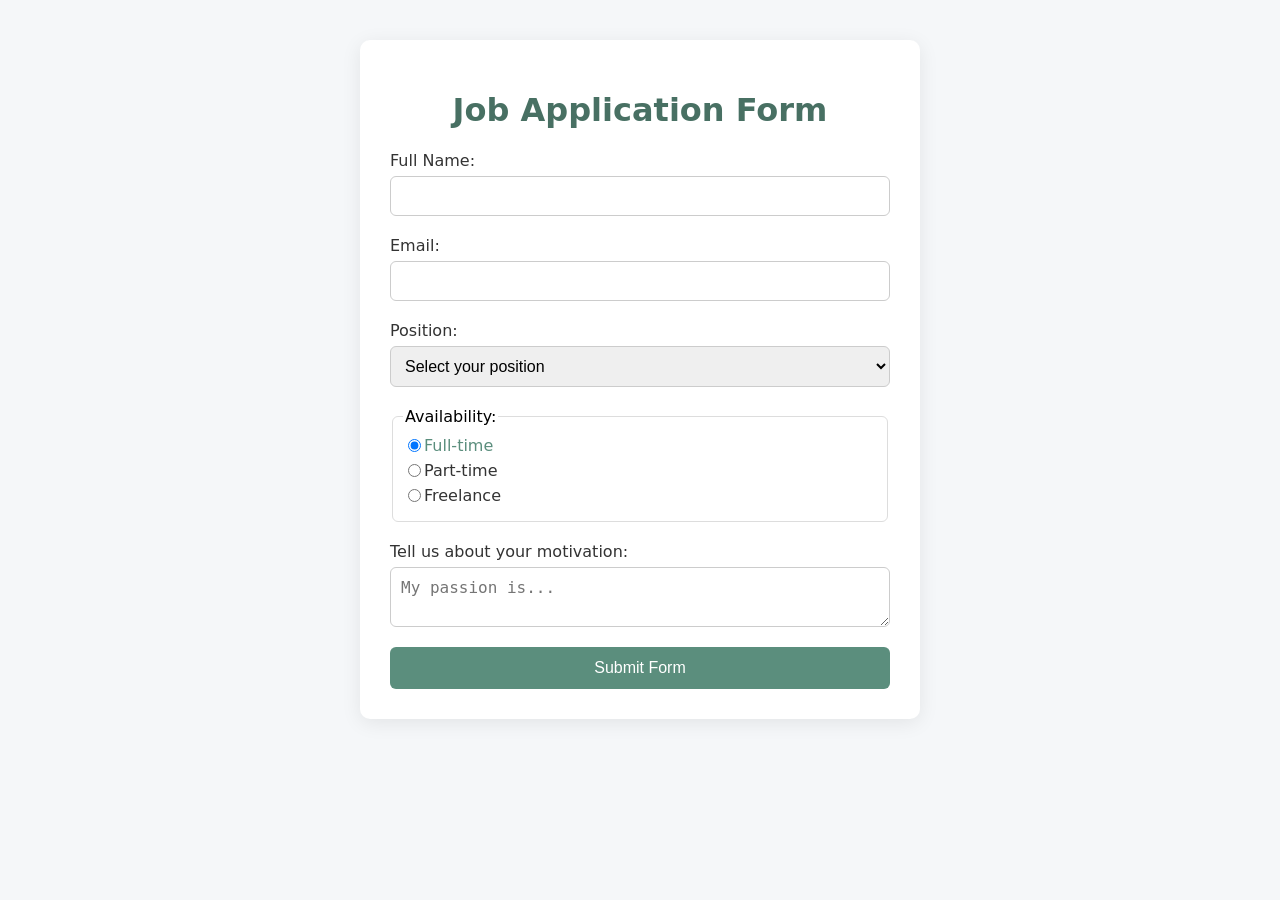
<file: index.html>
<!doctype html>
<html lang="en">
  <head>
    <meta charset="UTF-8" />
    <meta name="viewport" content="width=device-width, initial-scale=1.0" />
    <link rel="stylesheet" href="./styles.css" />
    <title>Job Application Form</title>
  </head>

  <body>
    <main class="form-wrapper">
      <form class="form-card">
        <h1>Job Application Form</h1>

        <div class="form-group">
          <label for="name">Full Name: </label>
          <input type="text" id="name" name="name" required />
          <span class="error-message">Please insert your name.</span>
        </div>

        <div class="form-group">
          <label for="email">Email: </label>
          <input type="email" id="email" name="email" required />
          <span class="error-message">Please insert your Email-address.</span>
        </div>

        <div class="form-group">
          <label for="position">Position: </label>
          <select name="position" id="position" required>
            <option value="" disabled selected>Select your position</option>
            <option value="graphic">Graphic Designer</option>
            <option value="frontend">Frontend Developer</option>
            <option value="ux">UX Designer</option>
          </select>
        </div>

        <fieldset class="radio-group">
          <legend>Availability:</legend>

          <div class="radio-option">
            <input type="radio" id="fulltime" name="availability" checked />
            <label for="fulltime">Full-time</label>
          </div>

          <div class="radio-option">
            <input type="radio" id="parttime" name="availability" />
            <label for="parttime">Part-time</label>
          </div>

          <div class="radio-option">
            <input type="radio" id="freelance" name="availability" />
            <label for="freelance">Freelance</label>
          </div>
        </fieldset>

        <div class="form-group">
          <label for="message">Tell us about your motivation: </label>
          <textarea
            id="message"
            name="message"
            placeholder="My passion is..."
          ></textarea>
        </div>

        <button type="submit">Submit Form</button>
      </form>
    </main>
  </body>
</html>
</file>
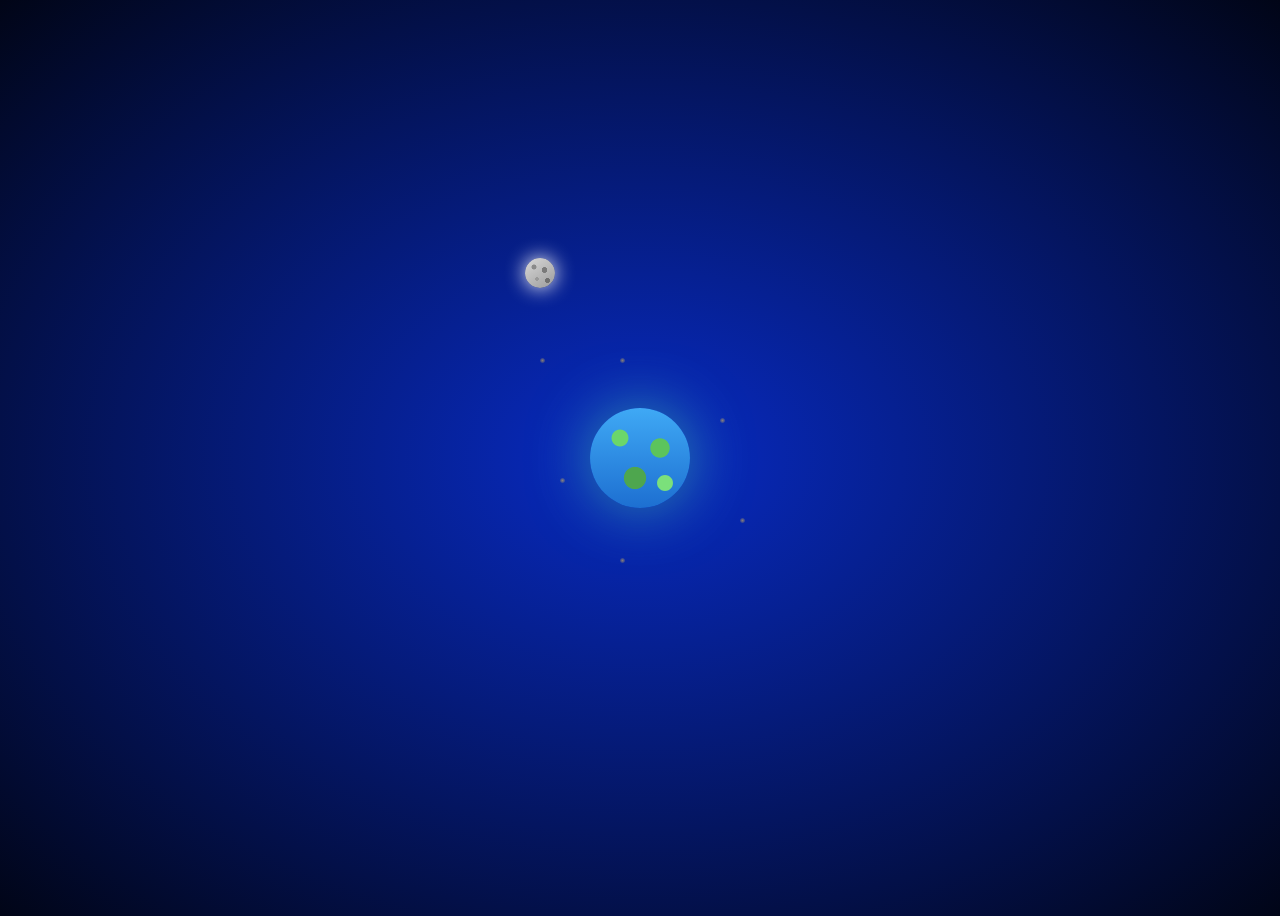
<file: animation/index.html>
<!doctype html>
<html lang="en">
  <head>
    <meta charset="utf-8" />
    <title>Moon Orbit</title>
    <link rel="stylesheet" href="styles.css" />
  </head>

  <body>
    <div class="space">
      <div class="earth"></div>
      <div class="star"></div>
      <div class="star"></div>
      <div class="star"></div>
      <div class="star"></div>
      <div class="star"></div>
      <div class="star"></div>
      <div class="orbit">
        <div class="moon"></div>
      </div>
    </div>
  </body>
</html>
</file>
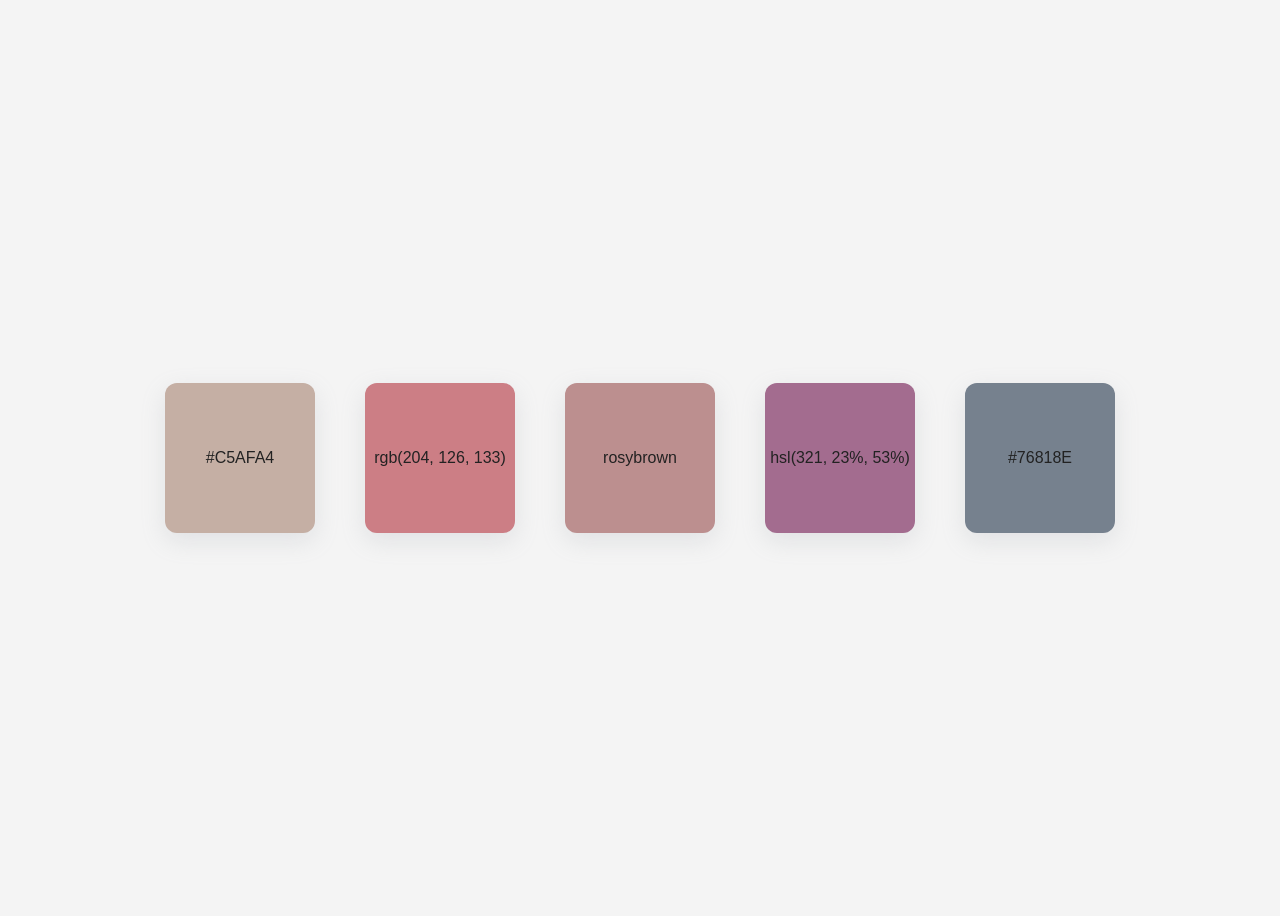
<file: colors/index.html>
<!doctype html>
<html lang="en">
  <head>
    <meta charset="UTF-8" />
    <meta name="viewport" content="width=device-width, initial-scale=1.0" />
    <link rel="stylesheet" href="styles.css" />
    <title>Colored Boxes</title>
  </head>

  <body>
    <div class="color-grid">
      <div class="color-box color1"><span>#C5AFA4</span></div>
      <div class="color-box color2"><span>rgb(204, 126, 133)</span></div>
      <div class="color-box color3"><span>rosybrown</span></div>
      <div class="color-box color4"><span>hsl(321, 23%, 53%)</span></div>
      <div class="color-box color5"><span>#76818E</span></div>
    </div>
  </body>
</html>
</file>
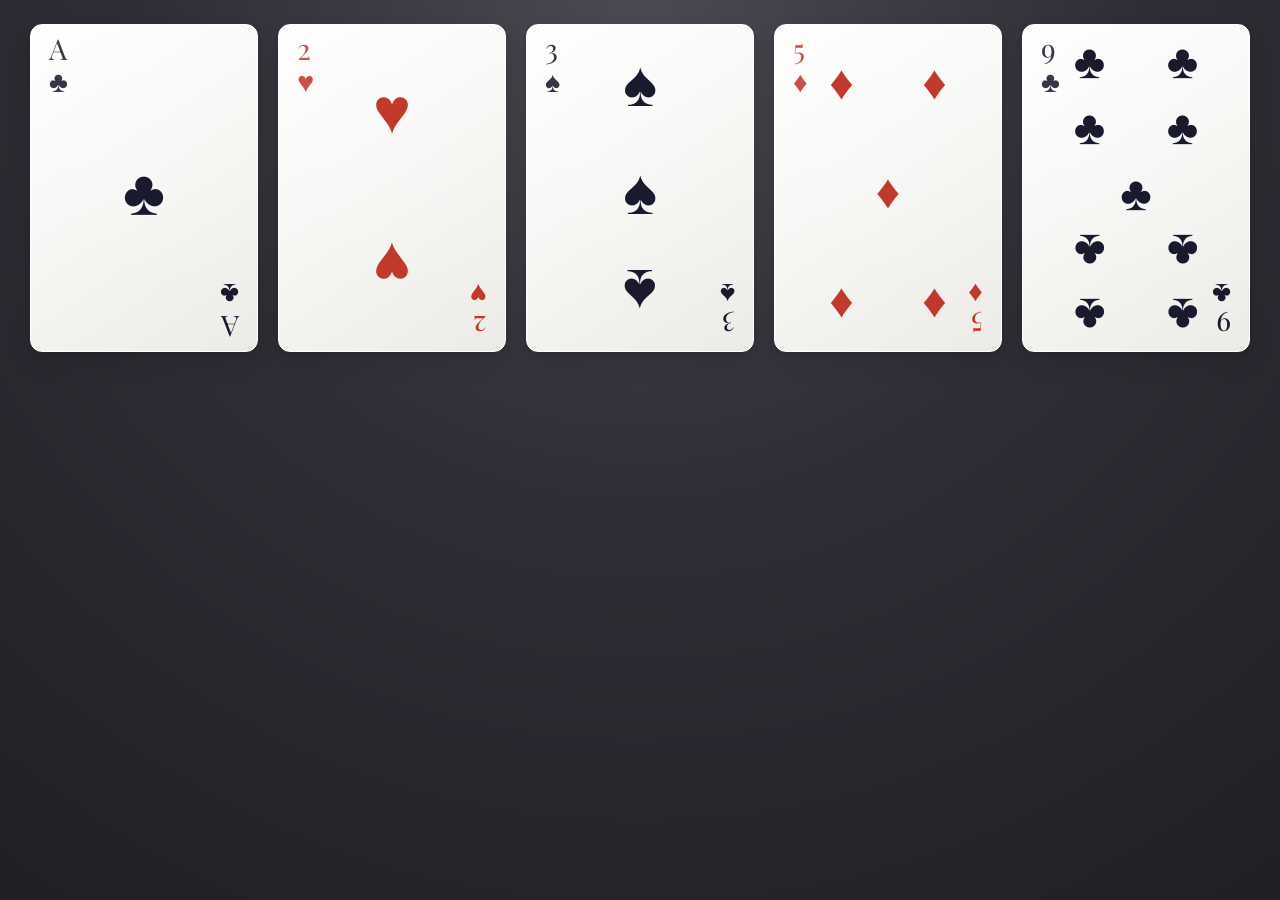
<file: flex-box/playing_cards/index.html>
<!doctype html>
<html lang="en">
  <head>
    <meta charset="UTF-8" />
    <meta name="viewport" content="width=device-width, initial-scale=1.0" />
    <link rel="stylesheet" href="styles.css" />
    <title>Playing Cards</title>
  </head>
  <body>
    <main id="playing-cards">
      <div class="card black">
        <div class="left">
          <span>A</span>
          <span>♣</span>
        </div>
        <div class="middle">♣</div>
        <div class="right">
          <span>A</span>
          <span>♣</span>
        </div>
      </div>

      <div class="card red">
        <div class="left">
          <span>2</span>
          <span>♥</span>
        </div>
        <div class="middle">
          <span>♥</span>
          <span class="flip">♥</span>
        </div>
        <div class="right">
          <span>2</span>
          <span>♥</span>
        </div>
      </div>

      <div class="card black">
        <div class="left">
          <span>3</span>
          <span>♠</span>
        </div>
        <div class="middle">
          <span>♠</span>
          <span>♠</span>
          <span class="flip">♠</span>
        </div>
        <div class="right">
          <span>3</span>
          <span>♠</span>
        </div>
      </div>

      <div class="card red">
        <div class="left">
          <span>5</span>
          <span>♦</span>
        </div>
        <div class="more_cards">
          <span>♦</span>
          <span>♦</span>
          <span class="center">♦</span>
          <span>♦</span>
          <span>♦</span>
        </div>
        <div class="right">
          <span>5</span>
          <span>♦</span>
        </div>
      </div>

      <div class="card black">
        <div class="left">
          <span>9</span>
          <span>♣</span>
        </div>
        <div class="more_cards">
          <span>♣</span>
          <span>♣</span>
          <span>♣</span>
          <span>♣</span>
          <span class="center">♣</span>
          <span class="flip">♣</span>
          <span class="flip">♣</span>
          <span class="flip">♣</span>
          <span class="flip">♣</span>
        </div>
        <div class="right">
          <span>9</span>
          <span>♣</span>
        </div>
      </div>
    </main>
  </body>
</html>
</file>
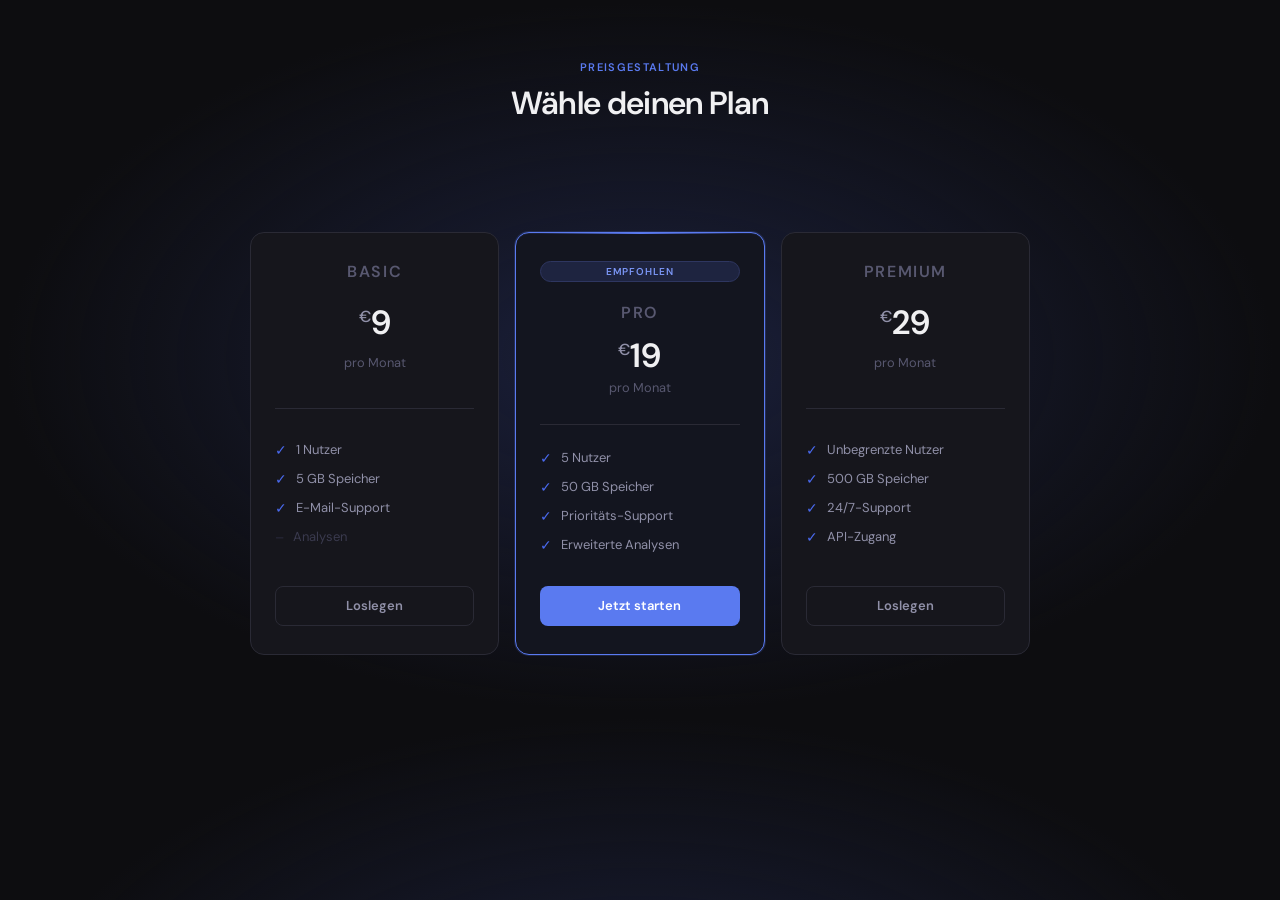
<file: flex-box/pricing-plan/index.html>
<!doctype html>
<html lang="en">
  <head>
    <meta charset="UTF-8" />
    <meta name="viewport" content="width=device-width, initial-scale=1.0" />
    <link rel="stylesheet" href="styles.css" />
    <title>Pricing Plans</title>
  </head>
  <body>
    <span class="pricing-label">Preisgestaltung</span>
    <h1>Wähle deinen Plan</h1>

    <div class="pricing-container">
      <div class="pricing-card basic-plan">
        <h2 class="plan-name">Basic</h2>
        <p class="plan-price"><sup>€</sup>9</p>
        <p class="plan-period">pro Monat</p>
        <hr class="plan-divider" />
        <ul class="plan-features">
          <li><span class="icon-check">✓</span> 1 Nutzer</li>
          <li><span class="icon-check">✓</span> 5 GB Speicher</li>
          <li><span class="icon-check">✓</span> E-Mail-Support</li>
          <li class="unavailable">
            <span class="icon-minus">–</span> Analysen
          </li>
        </ul>
        <button class="plan-btn">Loslegen</button>
      </div>

      <div class="pricing-card pro-plan">
        <span class="plan-badge">Empfohlen</span>
        <h2 class="plan-name">Pro</h2>
        <p class="plan-price"><sup>€</sup>19</p>
        <p class="plan-period">pro Monat</p>
        <hr class="plan-divider" />
        <ul class="plan-features">
          <li><span class="icon-check">✓</span> 5 Nutzer</li>
          <li><span class="icon-check">✓</span> 50 GB Speicher</li>
          <li><span class="icon-check">✓</span> Prioritäts-Support</li>
          <li><span class="icon-check">✓</span> Erweiterte Analysen</li>
        </ul>
        <button class="plan-btn plan-btn--featured">Jetzt starten</button>
      </div>

      <div class="pricing-card premium-plan">
        <h2 class="plan-name">Premium</h2>
        <p class="plan-price"><sup>€</sup>29</p>
        <p class="plan-period">pro Monat</p>
        <hr class="plan-divider" />
        <ul class="plan-features">
          <li><span class="icon-check">✓</span> Unbegrenzte Nutzer</li>
          <li><span class="icon-check">✓</span> 500 GB Speicher</li>
          <li><span class="icon-check">✓</span> 24/7-Support</li>
          <li><span class="icon-check">✓</span> API-Zugang</li>
        </ul>
        <button class="plan-btn">Loslegen</button>
      </div>
    </div>
  </body>
</html>
</file>
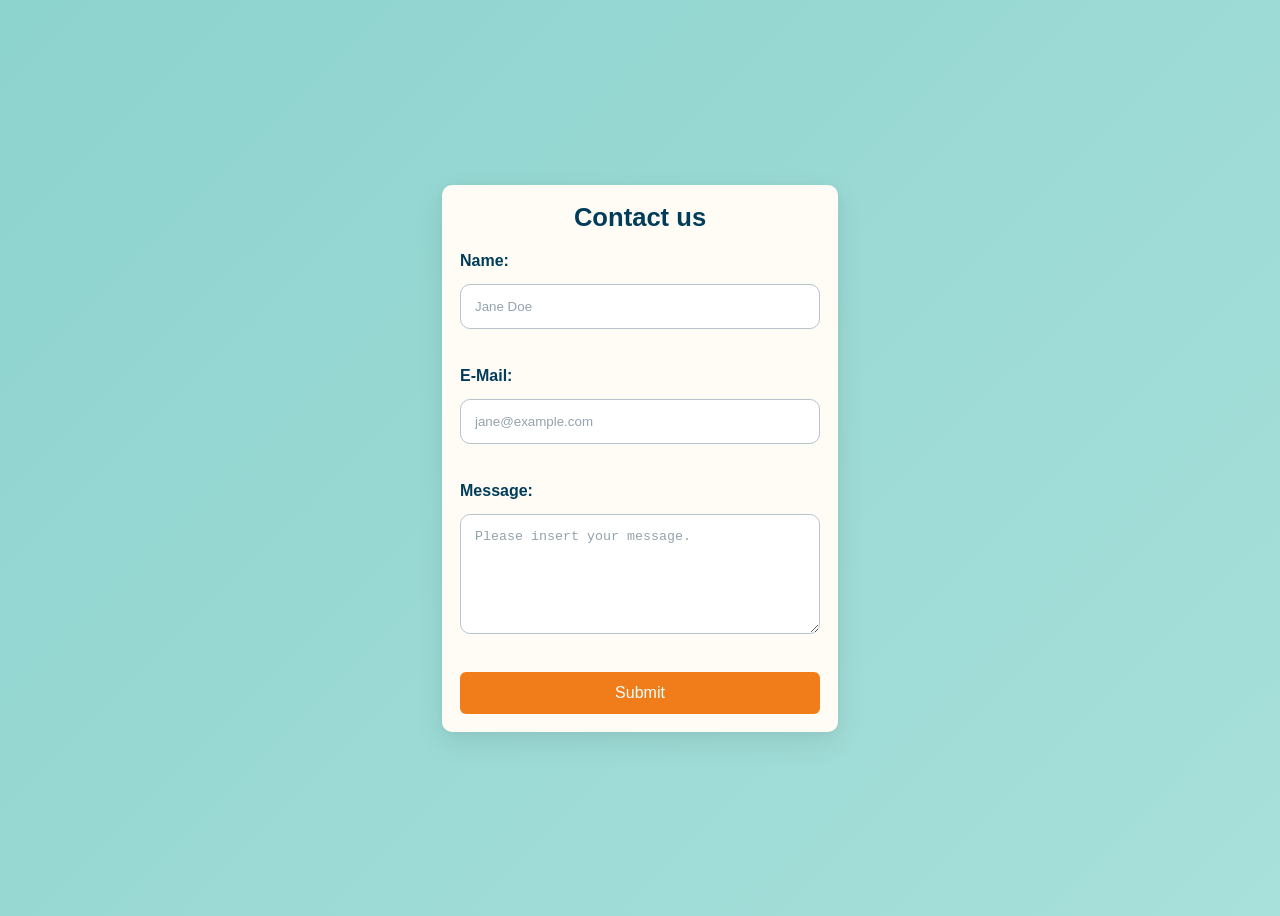
<file: forms/contact-form/index.html>
<!doctype html>
<html lang="en">
  <head>
    <meta charset="UTF-8" />
    <meta name="viewport" content="width=device-width, initial-scale=1.0" />
    <link rel="stylesheet" href="styles.css" />
    <title>Contact Form</title>
  </head>
  <body>
    <div class="form-container">
      <form>
        <h2>Contact us</h2>
        <div class="form-group">
          <label for="name">Name: </label>
          <input
            type="text"
            id="name"
            name="name"
            required
            placeholder="Jane Doe"
          />
        </div>
        <div class="form-group">
          <label for="email">E-Mail: </label>
          <input
            type="email"
            id="email"
            name="email"
            required
            placeholder="jane@example.com"
          />
        </div>
        <div class="form-group">
          <label for="message">Message: </label>
          <textarea
            id="message"
            name="message"
            required
            placeholder="Please insert your message."
          ></textarea>
        </div>
        <button type="submit">Submit</button>
      </form>
    </div>
  </body>
</html>
</file>
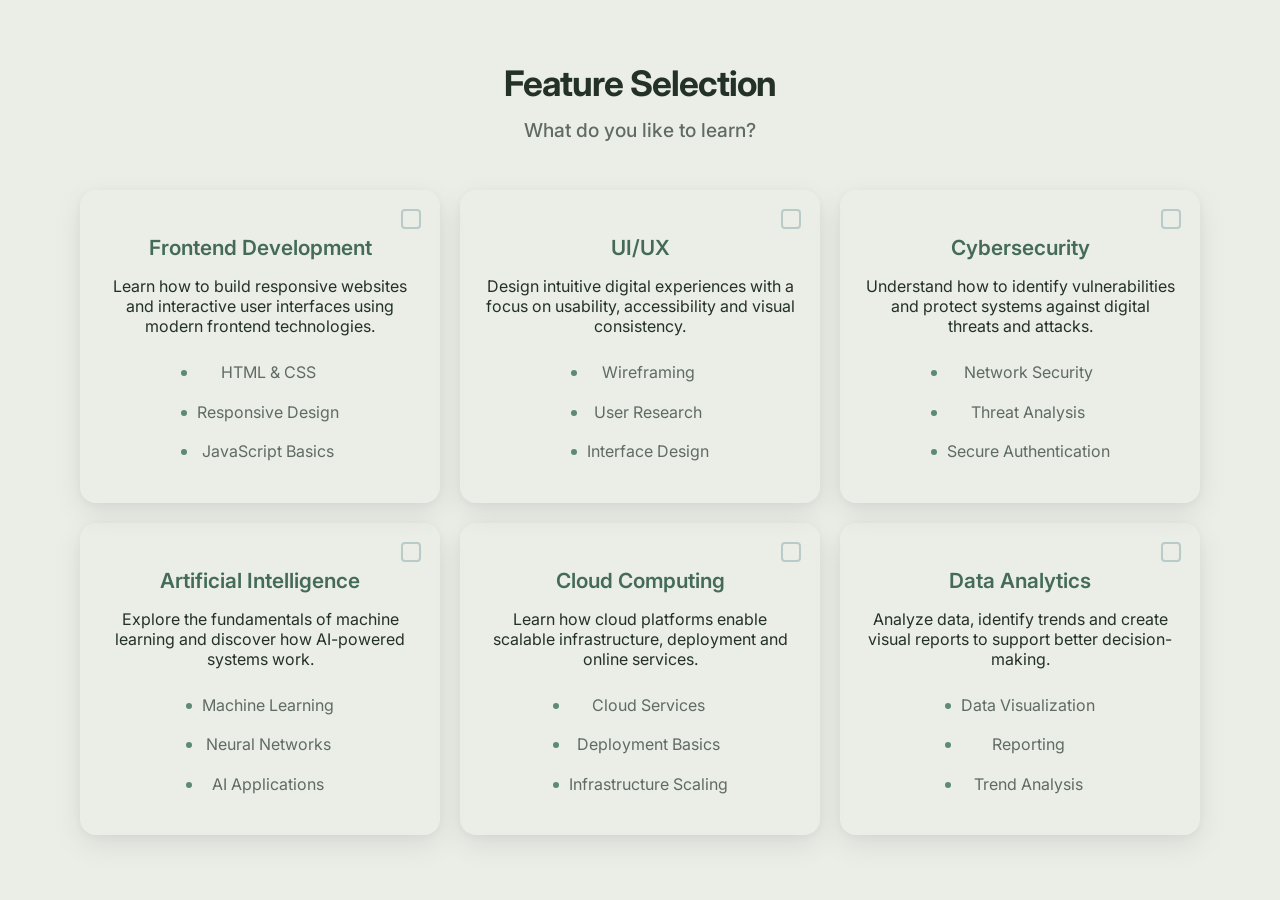
<file: forms/feature-selection-form/index.html>
<!doctype html>
<html lang="en">
  <head>
    <meta charset="UTF-8" />
    <meta name="viewport" content="width=device-width, initial-scale=1.0" />
    <link rel="stylesheet" href="styles.css" />
    <link rel="preconnect" href="https://fonts.googleapis.com" />
    <link
      href="https://fonts.googleapis.com/css2?family=Inter:wght@400;500;600;700&display=swap"
      rel="stylesheet"
    />
    <title>Feature Selection Page</title>
  </head>
  <body>
    <header>
      <h1>Feature Selection</h1>
      <h2>What do you like to learn?</h2>
    </header>

    <div class="form-wrapper">
      <div class="feature-card-container">
        <label for="frontend" class="feature-card"
          ><input type="checkbox"
        /></label>
        <h3>Frontend Development</h3>

        <p>
          Learn how to build responsive websites and interactive user interfaces
          using modern frontend technologies.
        </p>
        <ul class="topics">
          <li>HTML & CSS</li>
          <li>Responsive Design</li>
          <li>JavaScript Basics</li>
        </ul>
      </div>
      <div class="feature-card-container">
        <label for="uiux" class="feature-card"><input type="checkbox" /></label>
        <h3>UI/UX</h3>

        <p>
          Design intuitive digital experiences with a focus on usability,
          accessibility and visual consistency.
        </p>
        <ul class="topics">
          <li>Wireframing</li>
          <li>User Research</li>
          <li>Interface Design</li>
        </ul>
      </div>
      <div class="feature-card-container">
        <label for="cybersecurity" class="feature-card"
          ><input type="checkbox"
        /></label>
        <h3>Cybersecurity</h3>

        <p>
          Understand how to identify vulnerabilities and protect systems against
          digital threats and attacks.
        </p>
        <ul class="topics">
          <li>Network Security</li>
          <li>Threat Analysis</li>
          <li>Secure Authentication</li>
        </ul>
      </div>
      <div class="feature-card-container">
        <label for="ai" class="feature-card"><input type="checkbox" /></label>
        <h3>Artificial Intelligence</h3>

        <p>
          Explore the fundamentals of machine learning and discover how
          AI-powered systems work.
        </p>
        <ul class="topics">
          <li>Machine Learning</li>
          <li>Neural Networks</li>
          <li>AI Applications</li>
        </ul>
      </div>
      <div class="feature-card-container">
        <label for="cloudcomputing" class="feature-card"
          ><input type="checkbox"
        /></label>
        <h3>Cloud Computing</h3>

        <p>
          Learn how cloud platforms enable scalable infrastructure, deployment
          and online services.
        </p>
        <p></p>
        <ul class="topics">
          <li>Cloud Services</li>
          <li>Deployment Basics</li>
          <li>Infrastructure Scaling</li>
        </ul>
      </div>
      <div class="feature-card-container">
        <label for="data" class="feature-card"><input type="checkbox" /></label>
        <h3>Data Analytics</h3>
        <p>
          Analyze data, identify trends and create visual reports to support
          better decision-making.
        </p>
        <ul class="topics">
          <li>Data Visualization</li>
          <li>Reporting</li>
          <li>Trend Analysis</li>
        </ul>
      </div>
    </div>
  </body>
</html>
</file>
<file: styles.css>
body {
  margin: 0;
  font-family: system-ui, -apple-system, BlinkMacSystemFont, 'Segoe UI', Roboto, Oxygen, Ubuntu, Cantarell, 'Open Sans', 'Helvetica Neue', sans-serif;
  background-color: #f5f7f9;
}

h1 {
  color: #487063;
  text-align: center;
}

.form-wrapper {
  display: flex;
  justify-content: center;
  padding: 40px 20px;

}

.form-card {
  width: 100%;
  max-width: 500px;
  background: white;
  padding: 30px;
  border-radius: 10px;
  box-shadow: 0 4px 20px rgba(0,0,0,0.08);
}

.form-group {
  display: flex;
  flex-direction: column;
  margin: 20px auto;
  text-align: left;
}

label {
  margin-bottom: 6px;
  font-size: 1rem;
  font-weight: 500;
  color: #333;
}

.error-message {
  display: none;
  color: #bc4b51;
  font-size: 0.8rem;
  margin-top: 5px;
}

input, select, textarea {
  padding: 10px;
  border: 1px solid #ccc;
  border-radius: 6px;
  font-size: 1rem;
}

input:hover, textarea:hover, select:hover {
  border-color: #487063;
}

input:focus, textarea:focus, select:focus {
  border-color: #5b8e7d;
  outline: none;
}

input:valid, select:valid {
border-color: #8cb369;
outline: none
}

.radio-group {
  border: 1px solid #ddd;
  border-radius: 6px;
  padding: 10px;
}

.radio-option {
  display: flex;
  align-items: flex-start;
}

.radio-option input {
  margin-top: 3px;
}

.radio-option input:checked + label {
  color: #5b8e7d;
}

button {
  width: 100%;
  padding: 12px;
  background: #5b8e7d;
  color: white;
  border: none;
  border-radius: 6px;
  font-size: 1rem;
  cursor: pointer;
}

button:hover {
  background: #4a7466;
}
</file>
<file: animation/styles.css>
body {
  height: 100vh;
  display: flex;
  justify-content: center;
  align-items: center;
  background-image: radial-gradient(#082bc4, #010517)
}

.space {
  width: 200px;
  height: 200px;
  position: relative;
}

.earth {
  width: 100px;
  height: 100px;
  position: absolute;
  top: 50%;
  left: 50%;
  transform: translate(-50%, -50%);
  border-radius: 50%;
    background-image:
    radial-gradient(circle at 30% 30%, #6bd66b 8%, transparent 9%),
    radial-gradient(circle at 70% 40%, #5cc45c 10%, transparent 11%),
    radial-gradient(circle at 45% 70%, #4ea64e 12%, transparent 13%),
    radial-gradient(circle at 75% 75%, #7be07b 7%, transparent 8%),
    linear-gradient(180deg, #3fa9f5, #1d6fd1);

    box-shadow: 0 0 60px rgba(56, 163, 165, 0.8);

    animation: earth 10s linear infinite
}

.orbit {
  width: 200px;
  height: 200px;
  border-radius: 100%;
  position: absolute;
  transform: translate(-50%, -50%);
  animation: orbit 5s linear infinite;
}

.moon {
  width: 30px;
  height: 30px;
  border-radius: 50%;
  background-image:
    radial-gradient(circle at 30% 30%, #8a8a8a 8%, transparent 9%),
    radial-gradient(circle at 65% 40%, #7a7a7a 10%, transparent 11%),
    radial-gradient(circle at 40% 70%, #999 6%, transparent 7%),
    radial-gradient(circle at 75% 75%, #6f6f6f 7%, transparent 8%),
    linear-gradient(145deg, #d8d8d8, #9c9c9c);
  position: absolute;
  left: 50%;
  top: 0;
  transform: translateX(-50%);
  box-shadow: 0 0 20px white;
}

.star {
  position: absolute;
  height: 5px;
  width: 5px;
  border-radius: 50%;
  background-image: radial-gradient(#ffd147, transparent);
  opacity: 0.5;
  box-shadow: 0 0 140px #ffd147;
    animation: twinkle 2s infinite ease-in-out;
}

.star:nth-child(1) { top: 40%; left: 20%; animation-delay: 0s; }
.star:nth-child(2) { top: 30%; left: 90%; animation-delay: 1s; }
.star:nth-child(3) { top: 100%; left: 40%; animation-delay: 0.5s; }
.star:nth-child(4) { top: 60%; left: 10%; animation-delay: 1.2s; }
.star:nth-child(5) { top: 0%; left: 40%; animation-delay: 1.4s; }
.star:nth-child(6) { top: 80%; left: 100%; animation-delay: 1.4s; }

@keyframes orbit {
0% {
transform: rotate(0deg) translate(-50%, -50%);
}
100% {
transform: rotate(360deg) translate(-50%, -50%);
}
}

@keyframes earth {
  0% {
    transform: translate(-50%, -50%) rotate(0deg);
  }

  100% {
    transform: translate(-50%, -50%) rotate(360deg);
  }
}

@keyframes twinkle {
  0%, 100% {
    opacity: 0.2;
    transform: scale(1);
  }
  50% {
    opacity: 1;
    transform: scale(1.5);
  }
}
</file>
<file: colors/styles.css>
body {
    background-color: #f4f4f4;
    font-family:'Segoe UI', Tahoma, Geneva, Verdana, sans-serif;
}

.color-grid {
    display: flex;
    flex-wrap: wrap;
    flex-direction: row;
    justify-content: center;
    align-items: center;
    min-height: 100vh;
    gap: 50px;
}

.color-box {
    display: flex;
    width: 150px;
    align-items: center;
    justify-content: center;
    height: 150px;
    border-radius: 12px;
    transition: transform 0.2s ease, box-shadow 0.2s ease;
    box-shadow: rgba(149, 157, 165, 0.2) 0px 8px 24px;
    font-size: 1rem;
    color: #222;
}

.color-box:hover {
    transition: all 200ms ease-in;
    transform: scale(1.1);
    box-shadow: 0 12px 30px rgba(0,0,0,0.2);
}

.color1 {
    background-color: #C5AFA4;
}

.color2 {
    background-color: rgb(204, 126, 133);
}

.color3 {
    background-color: rosybrown;
}

.color4 {
    background-color: hsl(321, 23%, 53%);
}

.color5 {
    background-color: #76818E;
}
</file>
<file: flex-box/playing_cards/styles.css>
@import url('https://fonts.googleapis.com/css2?family=Playfair+Display:wght@700&display=swap');

body {
    font-family: 'Playfair Display', Georgia, 'Times New Roman', Times, serif;
        margin: 0;
    background:
        radial-gradient(
            circle at top,
            #4a4a52 0%,
            #2e2f36 45%,
            #1f2025 100%
        );
    min-height: 100vh;
}

#playing-cards {
    display: flex;
    justify-content: center;
    flex-wrap: wrap;
    gap: 20px;
    padding: 1.5rem;
}

.card {
    display: flex;
    flex-direction: column;
    justify-content: space-between;
    width: 210px;
    height: 310px;
    border-radius: 12px;
    padding: 8px;
    background:
        linear-gradient(
            145deg,
            #ffffff 0%,
            #f7f7f5 45%,
            #ecebe7 100%
        );
    box-shadow:
        0 2px 6px rgba(0,0,0,0.08),
        0 12px 24px rgba(0,0,0,0.10);
    border: 1px solid rgba(255,255,255);
    position: relative;
    transition: 0.4s ease;
    overflow: hidden;
}

.card::before {
    content: "";
    position: absolute;
    inset: 0;
    border-radius: inherit;

    background:
        linear-gradient(
            rgba(255,255,255,0.15),
            rgba(255,255,255,0)
        );

    pointer-events: none;
}

.card:hover {
    transform: translateY(-8px) rotate(-1.5deg) scale(1.03);
    box-shadow: 6px 16px 32px rgba(0, 0, 0, 0.15);
}

.red {
    color: #c0392b;
}

.black {
    color:  #1a1a2e;
}

.left, .right {
    display: flex;
    flex-direction: column;
    font-size: 1.8rem;
    line-height: 1.1;
    padding: 0 10px;
}

.left {
    justify-content: flex-start;
    align-self: flex-start;
}

.middle {
    position: absolute;
    inset: 0;
    padding: 0 20px;
    display: flex;
    flex-direction: column;
    align-items: center;
    justify-content: space-around;
    font-size: 4rem;
}

.more_cards {
    position: absolute;
    inset: 0;
    padding: 0 20px;
    display: grid; 
    grid-template-columns: 1fr 1fr;
    grid-template-rows: 1fr 1fr 1fr;
    align-items: center;
    justify-items: center;
    font-size: 3rem;
}

.center {
    grid-column: 1 / -1;
}

.right {
    justify-content: flex-end;
    align-self: flex-end;
    transform: rotate(180deg);
}

.flip {
    transform: rotate(180deg);
}
</file>
<file: flex-box/pricing-plan/styles.css>
@import url('https://fonts.googleapis.com/css2?family=DM+Sans:wght@400;500;600&display=swap');

* {
    box-sizing: border-box;
}

body {
  margin: 0;
padding-top: 60px;
  font-family: 'DM Sans', sans-serif;
background: #0d0d10;
  background-image: radial-gradient(ellipse, #1a1f3a 0%, transparent 70%);
}

.pricing-label {
  display: block;
  text-align: center;
  font-size: 11px;
  font-weight: 600;
  letter-spacing: 0.12em;
  text-transform: uppercase;
  color: #5a7af0;
  margin-bottom: 0.5rem;
}

h1 {
  text-align: center;
  font-size: 2rem;
  font-weight: 600;
  color: #f0f0f2;
  letter-spacing: -0.02em;
  margin: 0 0 3rem;
}

.pricing-container {
  display: flex;
  flex-direction: row;
  flex-wrap: wrap;
  justify-content: center;
  align-items: stretch;
  max-width: 820px;
  margin: 0 auto;
  padding: 60px 20px;
  gap: 16px;
}

.pricing-card {
    position: relative;
    flex: 1 1 210px;
    max-width: 250px;
    display: flex;
    flex-direction: column;
    justify-content: space-between;
    border: 1px solid #2a2a35;
    border-radius: 14px;
    background: #16161c;
    padding: 1.75rem 1.5rem;
      transition: border-color 0.2s ease, transform 0.2s ease;
}

.pricing-card:hover {
    transform: translateY(-2px);
    border-color: #3a4a50;
}

.pro-plan {
    background: #13151f;
    order: 1;
    border-color: #5a7af0;
      box-shadow: 0 0 0 1px #5a7af030,
              inset 0 1px 0 #5a7af020;
}

.pro-plan:hover {
    border-color: #7b96f5;
}

.pro-plan::before {
  content: '';
  position: absolute;
  top: 0;
  left: 10%;
  right: 10%;
  height: 1px;
  background: linear-gradient(90deg, transparent, #5a7af0, transparent);
}

.basic-plan {
    order: 0;
}

.premium-plan {
    order: 2;
}

.plan-name {
    text-align:center;
  font-size: 1rem;
  font-weight: 600;
  letter-spacing: 0.1em;
  text-transform: uppercase;
  color: #585870;
  margin: 0 0 1rem;
}

.plan-price {
    text-align: center;
      font-size: 2.1rem;
  font-weight: 600;
  color: #f0f0f2;
  line-height: 1;
  margin: 0;
}

.plan-price sup {
      font-size: 1rem;
  font-weight: 500;
  color: #9090a8;
  vertical-align: super;
}

.plan-period {
    text-align: center;
      font-size: 0.8rem;
  color: #585870;
  margin: 0.4rem 0 1.75rem;
}

.plan-badge {
    text-align: center;
      display: inline-block;
  background: #1e2440;
  color: #7b96f5;
  font-size: 10px;
  font-weight: 600;
  letter-spacing: 0.08em;
  text-transform: uppercase;
  padding: 3px 10px;
  border-radius: 20px;
  border: 1px solid #2e3660;
  margin-bottom: 1.25rem;
}

.plan-divider {
      border: none;
  border-top: 1px solid #2a2a35;
  margin: 0 0 1.5rem;
}

.plan-features{
  list-style: none;
  padding: 0;
  margin: 0 0 2rem;
  display: flex;
  flex-direction: column;
  gap: 11px;
}

.plan-features li {
      font-size: 13px;
  color: #9090a8;
  display: flex;
  align-items: center;
  gap: 9px;
}

.plan-features .icon-check { color: #4a6af0; font-size: 14px; }
.plan-features .icon-minus { color: #2a2a3e; font-size: 14px; }
.plan-features .unavailable { color: #3a3a4e; }

.plan-btn {
  width: 100%;
  padding: 0.65rem 1rem;
  border-radius: 8px;
  font-family: inherit;
  font-size: 13px;
  font-weight: 600;
  cursor: pointer;
  border: 1px solid #2a2a35;
  background: transparent;
  color: #9090a8;
  transition: background 0.15s ease, color 0.15s ease;
}

.plan-btn:hover {
  background: #1e1e28;
  color: #c0c0d0;
}

.plan-btn--featured {
  background: #5a7af0;
  color: #fff;
  border-color: transparent;
}

.plan-btn--featured:hover {
  opacity: 0.88;
}
</file>
<file: forms/contact-form/styles.css>
body {
background: linear-gradient(135deg,#8dd3ce,#a8e0db);
    font-family:'Segoe UI', Tahoma, Geneva, Verdana, sans-serif;
    min-height: 100vh;
    display: flex;
    justify-content: center;
    align-items: center;
}

.form-container {
    background-color: #fffcf6;
    border-radius: 10px;
    padding: 18px;
    width: 360px;
    margin: 0;
  box-shadow: 0 10px 30px rgba(0,0,0,0.08),
  0 2px 8px rgba(0,0,0,0.04);}

.form-group {
    display: flex;
    flex-direction: column;
    margin-bottom: 20px;
}

h2 {
    color:#013d5a;
    font-size: 1.6rem;
    margin-top: 0;
    margin-bottom: 20px;
    text-align: center;
}

label {
    margin: 0 0 6px 0;
    color: #013d5a;
    font-size: 1rem;
    font-weight: 600;
}

::placeholder {
  color: #94a3ad;
}

input,
textarea,
button {
  transition: all 0.2s ease;
}

textarea {
  min-height: 120px;
  resize: vertical;
}

input, textarea {
    width: 100%;
    box-sizing: border-box;
padding: 14px;
margin-top: 8px;
margin-bottom: 18px;
border-radius: 10px;
border: 1px solid #b8c4cc;
outline: none;
}

input:focus,
textarea:focus {
  border-color: #013d5a;
box-shadow: 0 0 0 3px rgba(1, 61, 90, 0.15);
  outline: none;
}

button {
    background-color: #f07d19;
    width: 100%;
    font-size: 1rem;
    font-weight: 400;
    border: none;
    color: #fff;
    padding: 12px;
    border-radius: 6px;
}

button:hover {
    background-color: #013d5a;
}
</file>
<file: forms/feature-selection-form/styles.css>
:root {
  --bg: #f5f7f4;
  --card: #ffffff;

  --text: #243127;
  --text-light: #5f6b63;

  --primary: #5c8a73;
  --primary-dark: #456b58;

  --border: #d7e0d8;
  --shadow: rgba(38, 56, 44, 0.08);
}

body {
    display: flex;
    background: #eaeee7;
    color: var(--text);
    flex-direction: column;
    align-items: center;
    padding: 2em;
font-family: 'Inter', sans-serif;
}

header {
    text-align: center;
    margin-bottom: 32px;
}

h1 {
    font-size: 2.2rem;
    line-height: 1.1;
    letter-spacing: -0.03em;
    color: var(--text);
    margin-bottom: 12px;
}

h2 {
    font-size: 1.2rem;
    font-weight: 500;
    color: var(--text-light);
}

h3 {
    font-size: 1.3rem;
    font-weight: 600;
    color: var(--primary-dark);
    margin-bottom: 16px;
}

.form-wrapper {
    display: flex;
    flex-direction: row;
    justify-content: center;
    flex-wrap: wrap;
    gap: 20px;
    max-width: 1300px;
    width: 100%;
}

.feature-card-container {
    position: relative;
    text-align: center;
    width: clamp(260px, 30%, 400px);
    border-radius: 16px;
    padding: 24px;
    box-shadow: 0 10px 30px rgba(0,0,0,0.08),
      0 2px 8px rgba(0,0,0,0.04);
    box-sizing: border-box;
     cursor: pointer;
         transition:
      transform 0.25s ease,
      box-shadow 0.25s ease,
      border-color 0.25s ease;
}

.feature-card-container * {
    transition: color 0.2s ease;
}

.feature-card-container:hover {
        box-shadow: 0 10px 30px #41d3bd,
  0 2px 8px #41d3bd;
      transform: translateY(-4px);
}


ul {
    list-style: none;
    padding: 0;
    margin: 24px auto 0;
    width: fit-content;
}

li {
    position: relative;
    padding-left: 16px;
    margin-bottom: 14px;

    color: var(--text-light);

    line-height: 1.6;
}

li::before {
    content: "";
    position: absolute;
    left: 0;
    top: 10px;
    width: 6px;
    height: 6px;
    border-radius: 50%;
    background: var(--primary);
}

input[type="checkbox"] {
    position: absolute;
    top: 16px;
    right: 16px;
    display: inline-flex;
    appearance: none;
    align-items: center;
    justify-content: center;
    width: 20px;
    height: 20px;
    border: 2px solid #b9caca;
    border-radius: 4px;
    flex-shrink: 0;
    cursor: pointer;
    transition: all 0.2s ease;
}

input[type="checkbox"]:checked {
    background-color: #41d3bd;
    border-color: #41d3bd;
        transition: all 0.2s ease;
}

input[type="checkbox"]:checked::after {
    content: "✓";
    color: white;
    font-size: 13px;
    line-height: 1;
}

input[type="checkbox"]:focus-visible {
    outline: 3px solid rgba(92,138,115,0.25);
    outline-offset: 3px;
}


.feature-card-container:has(input:checked) {
    border-color: #41d3bd;
        box-shadow: 0 10px 30px #41d3bd,
  0 2px 8px #41d3bd;
}
</file>
